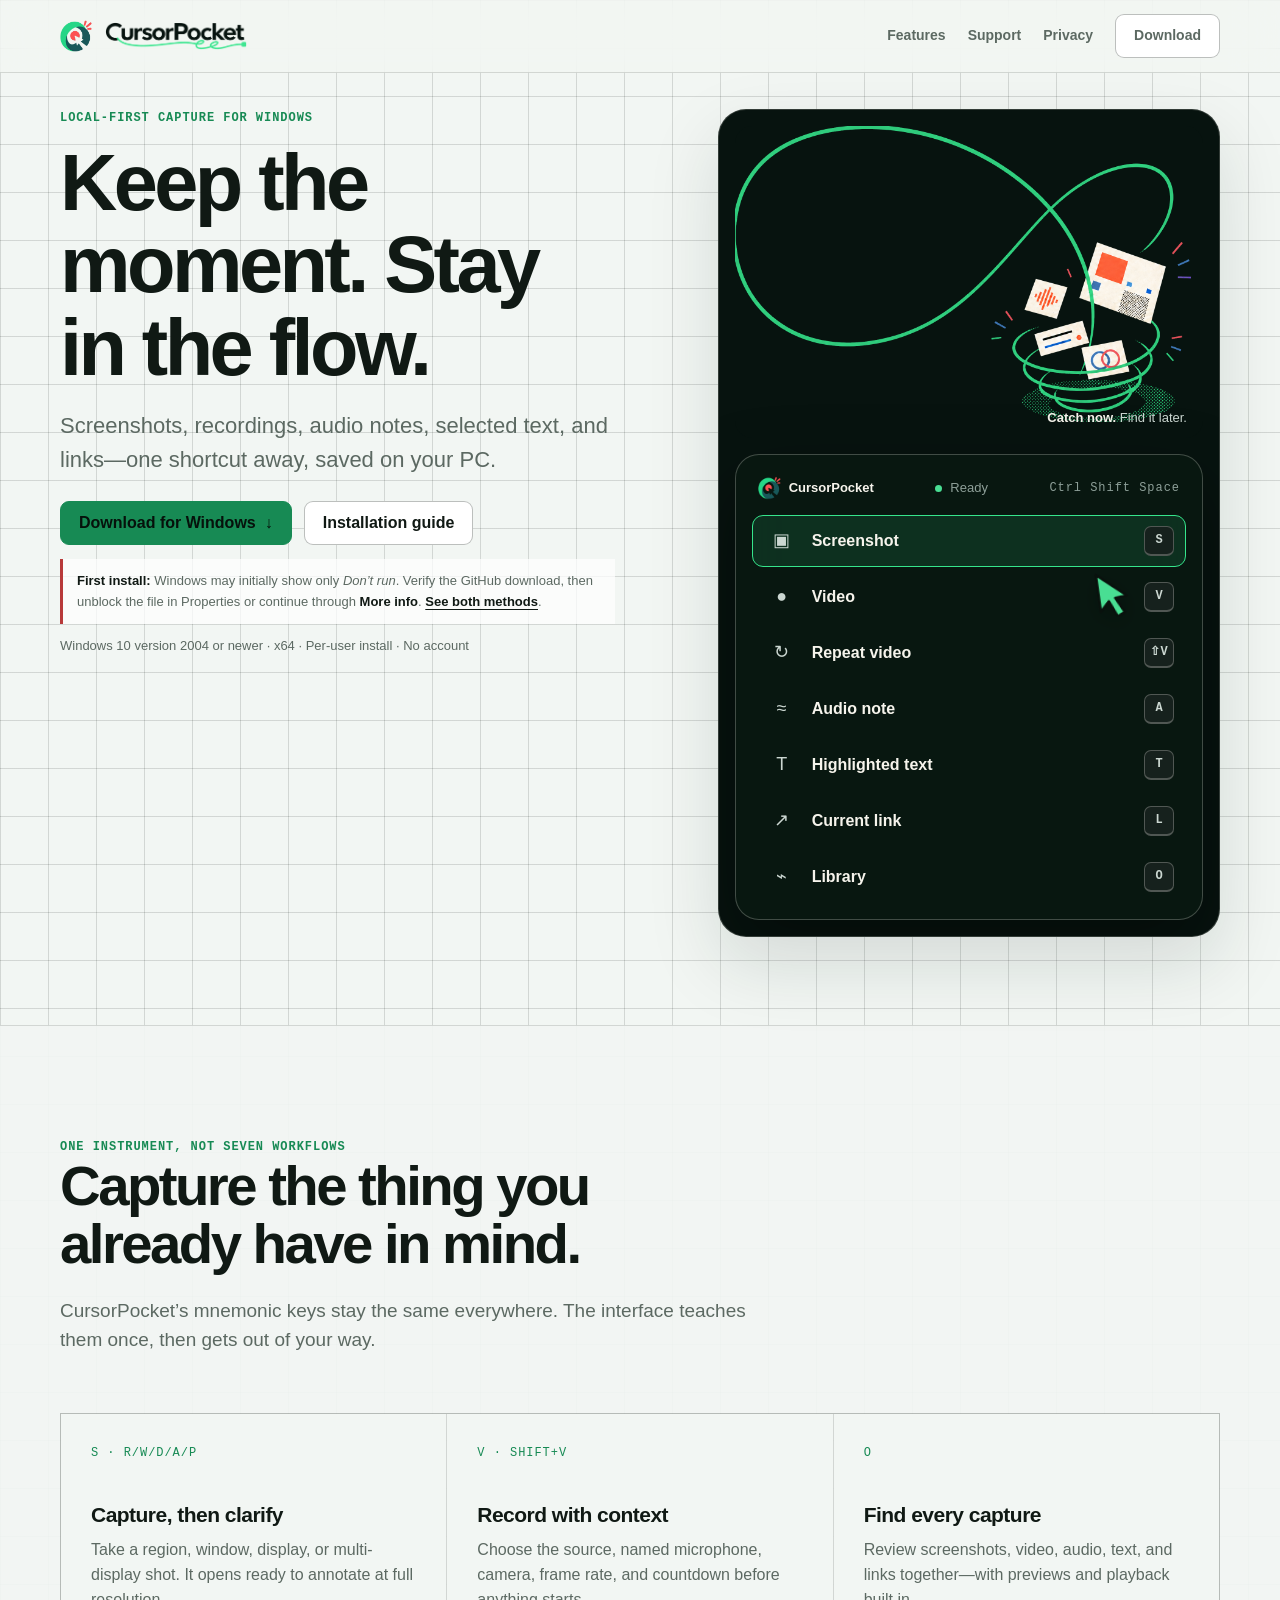
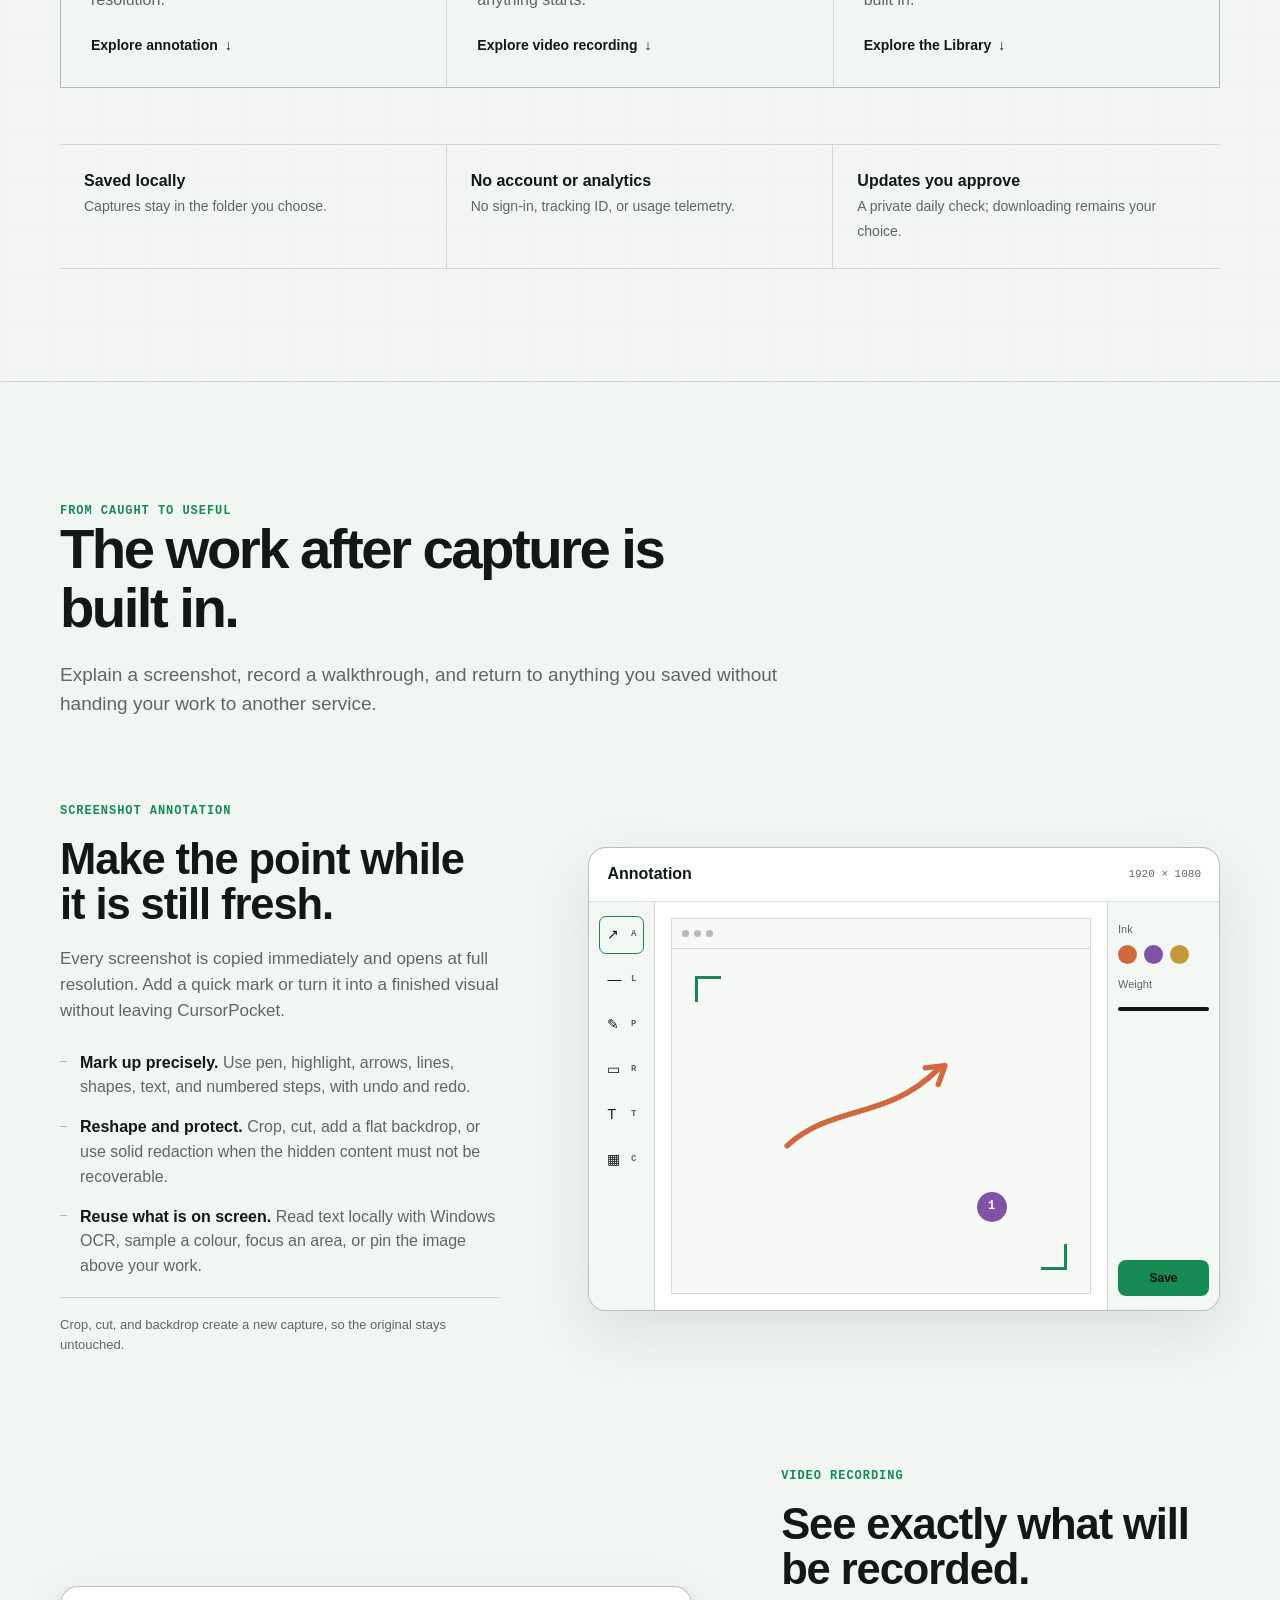
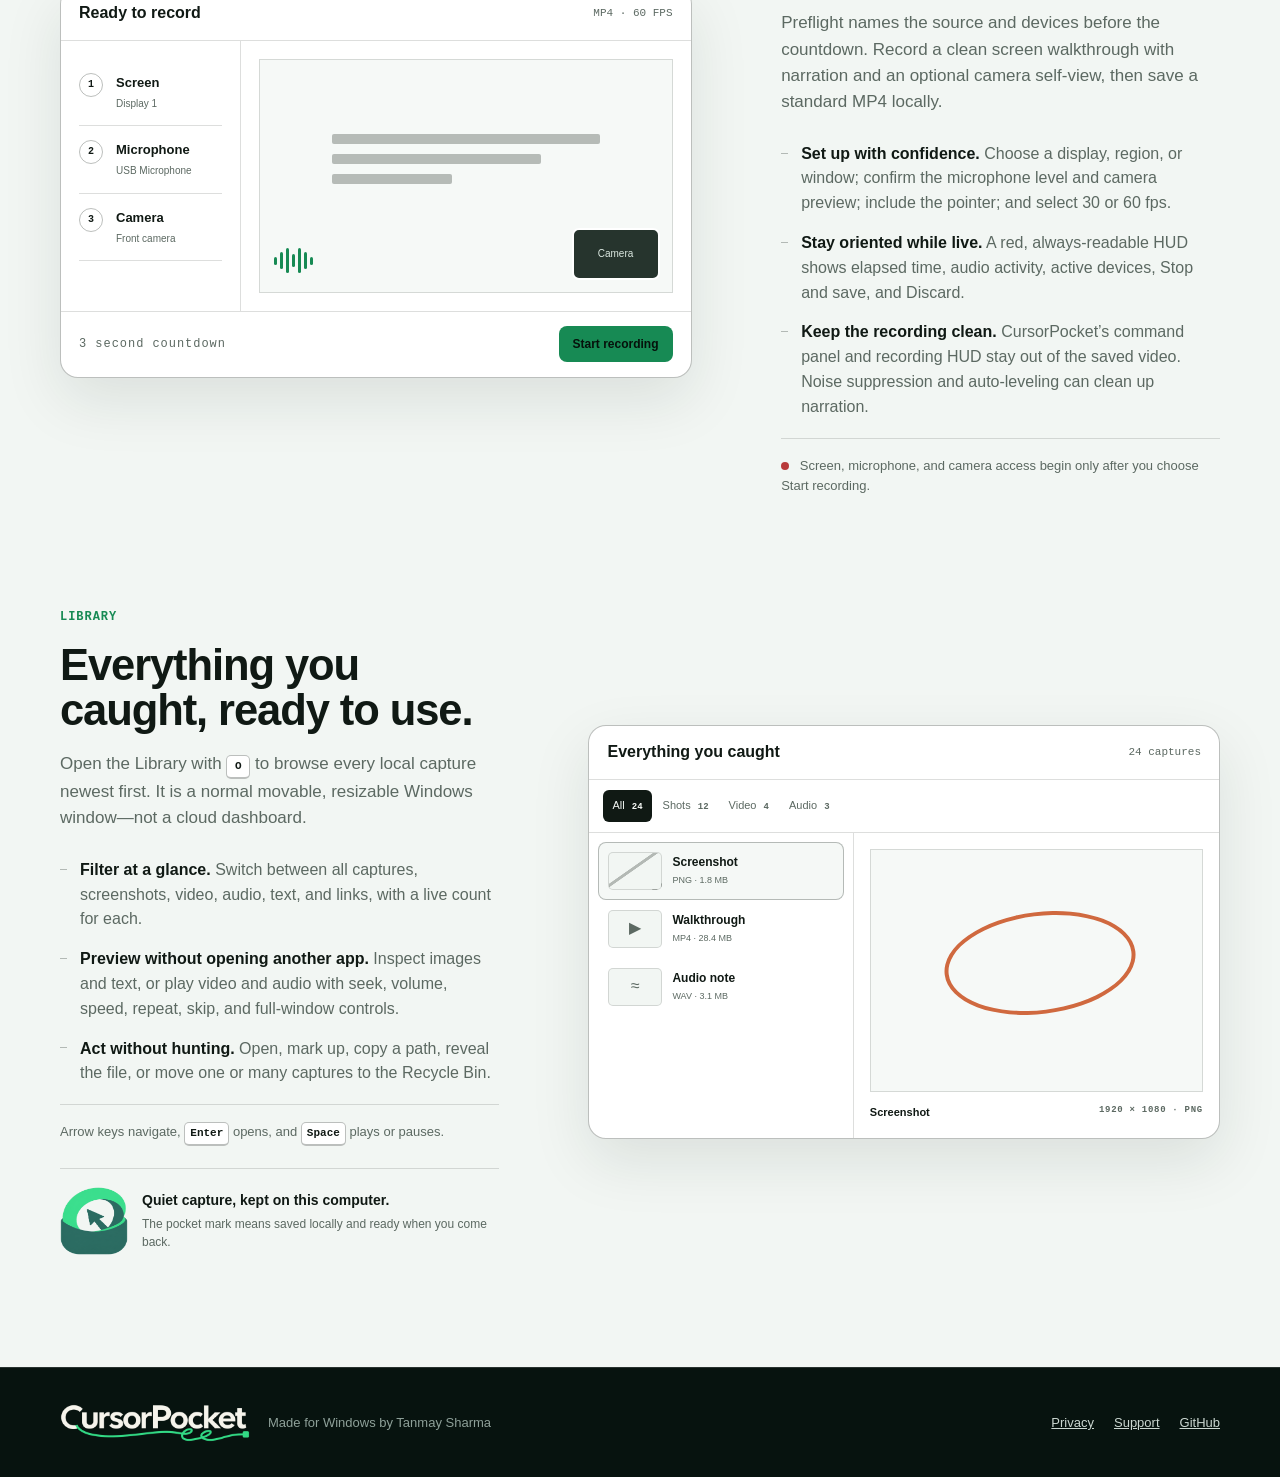
<file: site/index.html>
<!doctype html>
<html lang="en">
<head>
  <meta charset="utf-8">
  <meta name="viewport" content="width=device-width, initial-scale=1">
  <meta name="description" content="CursorPocket is a fast, local-first screenshot, video, audio, text, and link capture utility for Windows.">
  <meta name="theme-color" content="#0b1511">
  <title>CursorPocket — capture at cursor speed</title>
  <link rel="icon" href="assets/mark.png" type="image/png">
  <link rel="stylesheet" href="styles.css">
</head>
<body>
  <header class="site-header">
    <nav class="nav shell" aria-label="Main navigation">
      <a class="brand" href="index.html"><img class="brand-mark" src="assets/mark.png" alt=""><picture class="brand-wordmark"><source media="(prefers-color-scheme: dark)" srcset="assets/motion-wordmark.png"><img src="assets/motion-wordmark-light.png" alt="CursorPocket"></picture></a>
      <div class="nav-links">
        <a href="#capabilities">Features</a>
        <a href="support.html">Support</a>
        <a href="privacy.html">Privacy</a>
        <a class="button" href="https://github.com/tanmaysh17/cursorpocket/releases/latest/download/CursorPocket-Setup-x64.exe">Download</a>
      </div>
    </nav>
  </header>

  <main>
    <section class="hero shell">
      <div class="hero-copy">
        <div class="eyebrow">Local-first capture for Windows</div>
        <h1>Keep the moment. Stay in the flow.</h1>
        <p class="lede">Screenshots, recordings, audio notes, selected text, and links—one shortcut away, saved on your PC.</p>
        <div class="hero-actions">
          <a class="button primary" href="https://github.com/tanmaysh17/cursorpocket/releases/latest/download/CursorPocket-Setup-x64.exe">Download for Windows <span aria-hidden="true">↓</span></a>
          <a class="button" href="support.html#install">Installation guide</a>
        </div>
        <p class="download-warning"><strong>First install:</strong> Windows may initially show only <em>Don’t run</em>. Verify the GitHub download, then unblock the file in Properties or continue through <strong>More info</strong>. <a href="support.html#smartscreen">See both methods</a>.</p>
        <p class="requirements">Windows 10 version 2004 or newer · x64 · Per-user install · No account</p>
      </div>

      <div class="brand-field">
        <div class="catch-field-stage">
          <img class="catch-field-art" src="assets/catch-field.png" alt="" aria-hidden="true">
          <p class="brand-field-caption"><span>Catch now.</span> Find it later.</p>
        </div>
        <div class="command-field" aria-label="CursorPocket command mode preview">
          <div class="command-head"><span class="command-brand"><img src="assets/mark.png" alt=""><span>CursorPocket</span></span><span class="live">Ready</span><span class="mono">Ctrl Shift Space</span></div>
          <div class="command-list">
            <div class="command active"><span class="glyph" aria-hidden="true">▣</span><span class="label">Screenshot</span><span class="key">S</span></div>
            <div class="command"><span class="glyph" aria-hidden="true">●</span><span class="label">Video</span><span class="key">V</span></div>
            <div class="command"><span class="glyph" aria-hidden="true">↻</span><span class="label">Repeat video</span><span class="key">⇧V</span></div>
            <div class="command"><span class="glyph" aria-hidden="true">≈</span><span class="label">Audio note</span><span class="key">A</span></div>
            <div class="command"><span class="glyph" aria-hidden="true">T</span><span class="label">Highlighted text</span><span class="key">T</span></div>
            <div class="command"><span class="glyph" aria-hidden="true">↗</span><span class="label">Current link</span><span class="key">L</span></div>
            <div class="command"><span class="glyph" aria-hidden="true">⌁</span><span class="label">Library</span><span class="key">O</span></div>
          </div>
          <svg class="cursor" viewBox="0 0 40 54" aria-hidden="true"><path d="M3 2 36 31 22 32l9 18-9 4-8-19-11 11V2Z" fill="#49de93" stroke="#09110d" stroke-width="3" stroke-linejoin="round"/></svg>
        </div>
      </div>
    </section>

    <section class="section">
      <div class="shell">
        <div class="section-intro">
          <div class="eyebrow">One instrument, not seven workflows</div>
          <h2>Capture the thing you already have in mind.</h2>
          <p>CursorPocket’s mnemonic keys stay the same everywhere. The interface teaches them once, then gets out of your way.</p>
        </div>
        <div class="feature-grid">
          <article class="feature"><span class="mono">S · R/W/D/A/P</span><h3>Capture, then clarify</h3><p>Take a region, window, display, or multi-display shot. It opens ready to annotate at full resolution.</p><a class="text-link" href="#annotation">Explore annotation <span aria-hidden="true">↓</span></a></article>
          <article class="feature"><span class="mono">V · SHIFT+V</span><h3>Record with context</h3><p>Choose the source, named microphone, camera, frame rate, and countdown before anything starts.</p><a class="text-link" href="#video">Explore video recording <span aria-hidden="true">↓</span></a></article>
          <article class="feature"><span class="mono">O</span><h3>Find every capture</h3><p>Review screenshots, video, audio, text, and links together—with previews and playback built in.</p><a class="text-link" href="#library">Explore the Library <span aria-hidden="true">↓</span></a></article>
        </div>
        <div class="trust-line" aria-label="Privacy and installation summary">
          <div class="trust-item"><strong>Saved locally</strong><span>Captures stay in the folder you choose.</span></div>
          <div class="trust-item"><strong>No account or analytics</strong><span>No sign-in, tracking ID, or usage telemetry.</span></div>
          <div class="trust-item"><strong>Updates you approve</strong><span>A private daily check; downloading remains your choice.</span></div>
        </div>
      </div>
    </section>

    <section class="section capability-section" id="capabilities">
      <div class="shell">
        <div class="section-intro">
          <div class="eyebrow">From caught to useful</div>
          <h2>The work after capture is built in.</h2>
          <p>Explain a screenshot, record a walkthrough, and return to anything you saved without handing your work to another service.</p>
        </div>

        <div class="capability-list">
          <article class="capability" id="annotation">
            <div class="capability-copy">
              <span class="capability-label mono">Screenshot annotation</span>
              <h3>Make the point while it is still fresh.</h3>
              <p>Every screenshot is copied immediately and opens at full resolution. Add a quick mark or turn it into a finished visual without leaving CursorPocket.</p>
              <ul class="capability-points">
                <li><strong>Mark up precisely.</strong> Use pen, highlight, arrows, lines, shapes, text, and numbered steps, with undo and redo.</li>
                <li><strong>Reshape and protect.</strong> Crop, cut, add a flat backdrop, or use solid redaction when the hidden content must not be recoverable.</li>
                <li><strong>Reuse what is on screen.</strong> Read text locally with Windows OCR, sample a colour, focus an area, or pin the image above your work.</li>
              </ul>
              <p class="capability-note">Crop, cut, and backdrop create a new capture, so the original stays untouched.</p>
            </div>
            <div class="product-frame annotation-frame" role="img" aria-label="Illustration of the CursorPocket annotation editor with visible tools, crop handles, and save controls">
              <div class="frame-title"><span>Annotation</span><span class="frame-status">1920 × 1080</span></div>
              <div class="annotation-layout">
                <div class="tool-rail" aria-hidden="true"><span class="selected">↗ <b>A</b></span><span>— <b>L</b></span><span>✎ <b>P</b></span><span>▭ <b>R</b></span><span>T <b>T</b></span><span>▦ <b>C</b></span></div>
                <div class="annotation-canvas" aria-hidden="true"><div class="capture-window"><span></span><span></span><span></span></div><div class="crop-corner crop-a"></div><div class="crop-corner crop-b"></div><svg viewBox="0 0 320 190"><path d="M74 132 C116 94 165 109 212 62"/><path d="M200 61 L218 59 L212 76"/></svg><span class="step-marker">1</span></div>
                <div class="property-rail" aria-hidden="true"><span class="property-label">Ink</span><div class="swatches"><i></i><i></i><i></i></div><span class="property-label">Weight</span><div class="weight-line"></div><span class="mock-primary">Save</span></div>
              </div>
            </div>
          </article>

          <article class="capability reverse" id="video">
            <div class="capability-copy">
              <span class="capability-label mono">Video recording</span>
              <h3>See exactly what will be recorded.</h3>
              <p>Preflight names the source and devices before the countdown. Record a clean screen walkthrough with narration and an optional camera self-view, then save a standard MP4 locally.</p>
              <ul class="capability-points">
                <li><strong>Set up with confidence.</strong> Choose a display, region, or window; confirm the microphone level and camera preview; include the pointer; and select 30 or 60 fps.</li>
                <li><strong>Stay oriented while live.</strong> A red, always-readable HUD shows elapsed time, audio activity, active devices, Stop and save, and Discard.</li>
                <li><strong>Keep the recording clean.</strong> CursorPocket’s command panel and recording HUD stay out of the saved video. Noise suppression and auto-leveling can clean up narration.</li>
              </ul>
              <p class="capability-note"><span class="recording-dot" aria-hidden="true"></span> Screen, microphone, and camera access begin only after you choose Start recording.</p>
            </div>
            <div class="product-frame recording-frame" role="img" aria-label="Illustration of video recording preflight with screen, microphone, camera, and recording controls">
              <div class="frame-title"><span>Ready to record</span><span class="frame-status">MP4 · 60 FPS</span></div>
              <div class="recording-layout">
                <div class="decision-list" aria-hidden="true"><div><b>1</b><span>Screen<small>Display 1</small></span></div><div><b>2</b><span>Microphone<small>USB Microphone</small></span></div><div><b>3</b><span>Camera<small>Front camera</small></span></div></div>
                <div class="record-preview" aria-hidden="true"><div class="preview-window"><span></span><span></span><span></span></div><div class="self-view">Camera</div><div class="audio-meter"><i></i><i></i><i></i><i></i><i></i><i></i><i></i></div></div>
              </div>
              <div class="record-footer"><span class="mono">3 second countdown</span><span class="start-recording">Start recording</span></div>
            </div>
          </article>

          <article class="capability" id="library">
            <div class="capability-copy">
              <span class="capability-label mono">Library</span>
              <h3>Everything you caught, ready to use.</h3>
              <p>Open the Library with <span class="inline-key">O</span> to browse every local capture newest first. It is a normal movable, resizable Windows window—not a cloud dashboard.</p>
              <ul class="capability-points">
                <li><strong>Filter at a glance.</strong> Switch between all captures, screenshots, video, audio, text, and links, with a live count for each.</li>
                <li><strong>Preview without opening another app.</strong> Inspect images and text, or play video and audio with seek, volume, speed, repeat, skip, and full-window controls.</li>
                <li><strong>Act without hunting.</strong> Open, mark up, copy a path, reveal the file, or move one or many captures to the Recycle Bin.</li>
              </ul>
              <p class="capability-note">Arrow keys navigate, <span class="inline-key">Enter</span> opens, and <span class="inline-key">Space</span> plays or pauses.</p>
              <div class="pocket-promise"><img src="assets/pocket-mark.png" alt=""><p><strong>Quiet capture, kept on this computer.</strong><span>The pocket mark means saved locally and ready when you come back.</span></p></div>
            </div>
            <div class="product-frame library-frame" role="img" aria-label="Illustration of the CursorPocket Library with capture filters, item list, and media preview">
              <div class="frame-title"><span>Everything you caught</span><span class="frame-status">24 captures</span></div>
              <div class="filter-strip" aria-hidden="true"><span class="selected">All <b>24</b></span><span>Shots <b>12</b></span><span>Video <b>4</b></span><span>Audio <b>3</b></span></div>
              <div class="library-layout" aria-hidden="true">
                <div class="capture-list"><div class="selected"><i class="shot-thumb"></i><span>Screenshot<small>PNG · 1.8 MB</small></span></div><div><i class="video-thumb">▶</i><span>Walkthrough<small>MP4 · 28.4 MB</small></span></div><div><i class="wave-thumb">≈</i><span>Audio note<small>WAV · 3.1 MB</small></span></div></div>
                <div class="library-preview"><div class="preview-art"><div class="preview-callout"></div></div><div class="preview-meta"><span>Screenshot</span><span class="mono">1920 × 1080 · PNG</span></div></div>
              </div>
            </div>
          </article>
        </div>
      </div>
    </section>
  </main>

  <footer class="site-footer">
    <div class="footer-inner shell"><div class="footer-signature"><img src="assets/motion-wordmark.png" alt="CursorPocket"><span>Made for Windows by Tanmay Sharma</span></div><div class="footer-links"><a href="privacy.html">Privacy</a><a href="support.html">Support</a><a href="https://github.com/tanmaysh17/cursorpocket">GitHub</a></div></div>
  </footer>
</body>
</html>
</file>
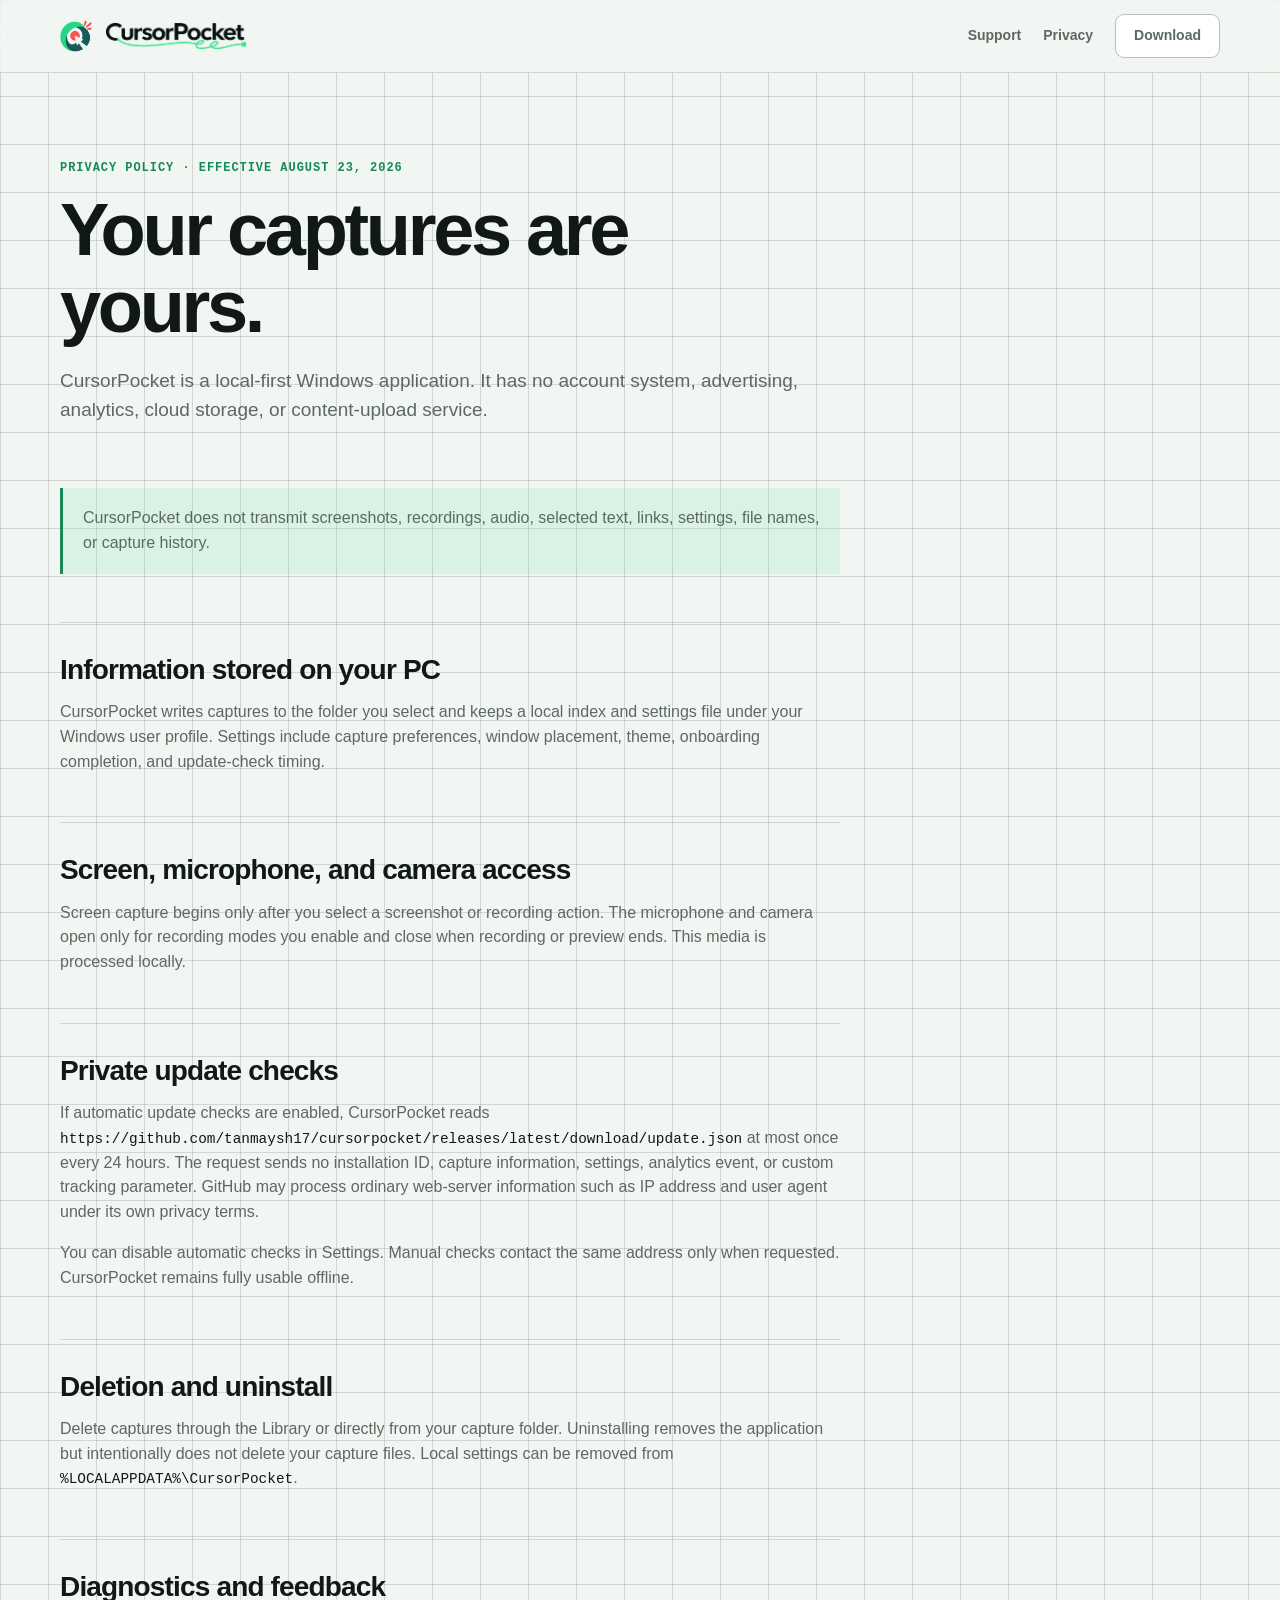
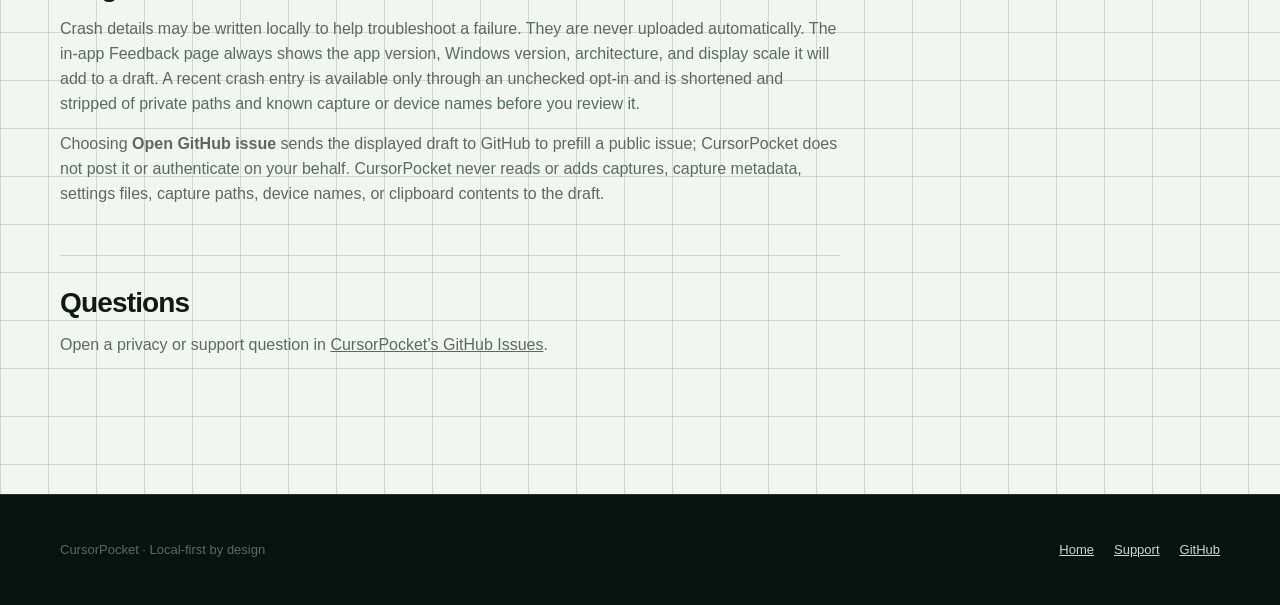
<file: site/privacy.html>
<!doctype html>
<html lang="en">
<head>
  <meta charset="utf-8"><meta name="viewport" content="width=device-width, initial-scale=1">
  <meta name="description" content="CursorPocket privacy policy."><title>Privacy — CursorPocket</title>
  <link rel="icon" href="assets/mark.png" type="image/png"><link rel="stylesheet" href="styles.css">
</head>
<body>
  <header class="site-header"><nav class="nav shell" aria-label="Main navigation"><a class="brand" href="index.html"><img class="brand-mark" src="assets/mark.png" alt=""><picture class="brand-wordmark"><source media="(prefers-color-scheme: dark)" srcset="assets/motion-wordmark.png"><img src="assets/motion-wordmark-light.png" alt="CursorPocket"></picture></a><div class="nav-links"><a href="support.html">Support</a><a href="privacy.html" aria-current="page">Privacy</a><a class="button" href="https://github.com/tanmaysh17/cursorpocket/releases/latest/download/CursorPocket-Setup-x64.exe">Download</a></div></nav></header>
  <main class="page shell">
    <header class="page-header"><div class="eyebrow">Privacy policy · effective August 23, 2026</div><h1>Your captures are yours.</h1><p>CursorPocket is a local-first Windows application. It has no account system, advertising, analytics, cloud storage, or content-upload service.</p></header>
    <div class="prose">
      <p class="notice">CursorPocket does not transmit screenshots, recordings, audio, selected text, links, settings, file names, or capture history.</p>
      <section><h2>Information stored on your PC</h2><p>CursorPocket writes captures to the folder you select and keeps a local index and settings file under your Windows user profile. Settings include capture preferences, window placement, theme, onboarding completion, and update-check timing.</p></section>
      <section><h2>Screen, microphone, and camera access</h2><p>Screen capture begins only after you select a screenshot or recording action. The microphone and camera open only for recording modes you enable and close when recording or preview ends. This media is processed locally.</p></section>
      <section><h2>Private update checks</h2><p>If automatic update checks are enabled, CursorPocket reads <code>https://github.com/tanmaysh17/cursorpocket/releases/latest/download/update.json</code> at most once every 24 hours. The request sends no installation ID, capture information, settings, analytics event, or custom tracking parameter. GitHub may process ordinary web-server information such as IP address and user agent under its own privacy terms.</p><p>You can disable automatic checks in Settings. Manual checks contact the same address only when requested. CursorPocket remains fully usable offline.</p></section>
      <section><h2>Deletion and uninstall</h2><p>Delete captures through the Library or directly from your capture folder. Uninstalling removes the application but intentionally does not delete your capture files. Local settings can be removed from <code>%LOCALAPPDATA%\CursorPocket</code>.</p></section>
      <section><h2>Diagnostics and feedback</h2><p>Crash details may be written locally to help troubleshoot a failure. They are never uploaded automatically. The in-app Feedback page always shows the app version, Windows version, architecture, and display scale it will add to a draft. A recent crash entry is available only through an unchecked opt-in and is shortened and stripped of private paths and known capture or device names before you review it.</p><p>Choosing <strong>Open GitHub issue</strong> sends the displayed draft to GitHub to prefill a public issue; CursorPocket does not post it or authenticate on your behalf. CursorPocket never reads or adds captures, capture metadata, settings files, capture paths, device names, or clipboard contents to the draft.</p></section>
      <section><h2>Questions</h2><p>Open a privacy or support question in <a href="https://github.com/tanmaysh17/cursorpocket/issues">CursorPocket’s GitHub Issues</a>.</p></section>
    </div>
  </main>
  <footer class="site-footer"><div class="footer-inner shell"><span>CursorPocket · Local-first by design</span><div class="footer-links"><a href="index.html">Home</a><a href="support.html">Support</a><a href="https://github.com/tanmaysh17/cursorpocket">GitHub</a></div></div></footer>
</body>
</html>
</file>
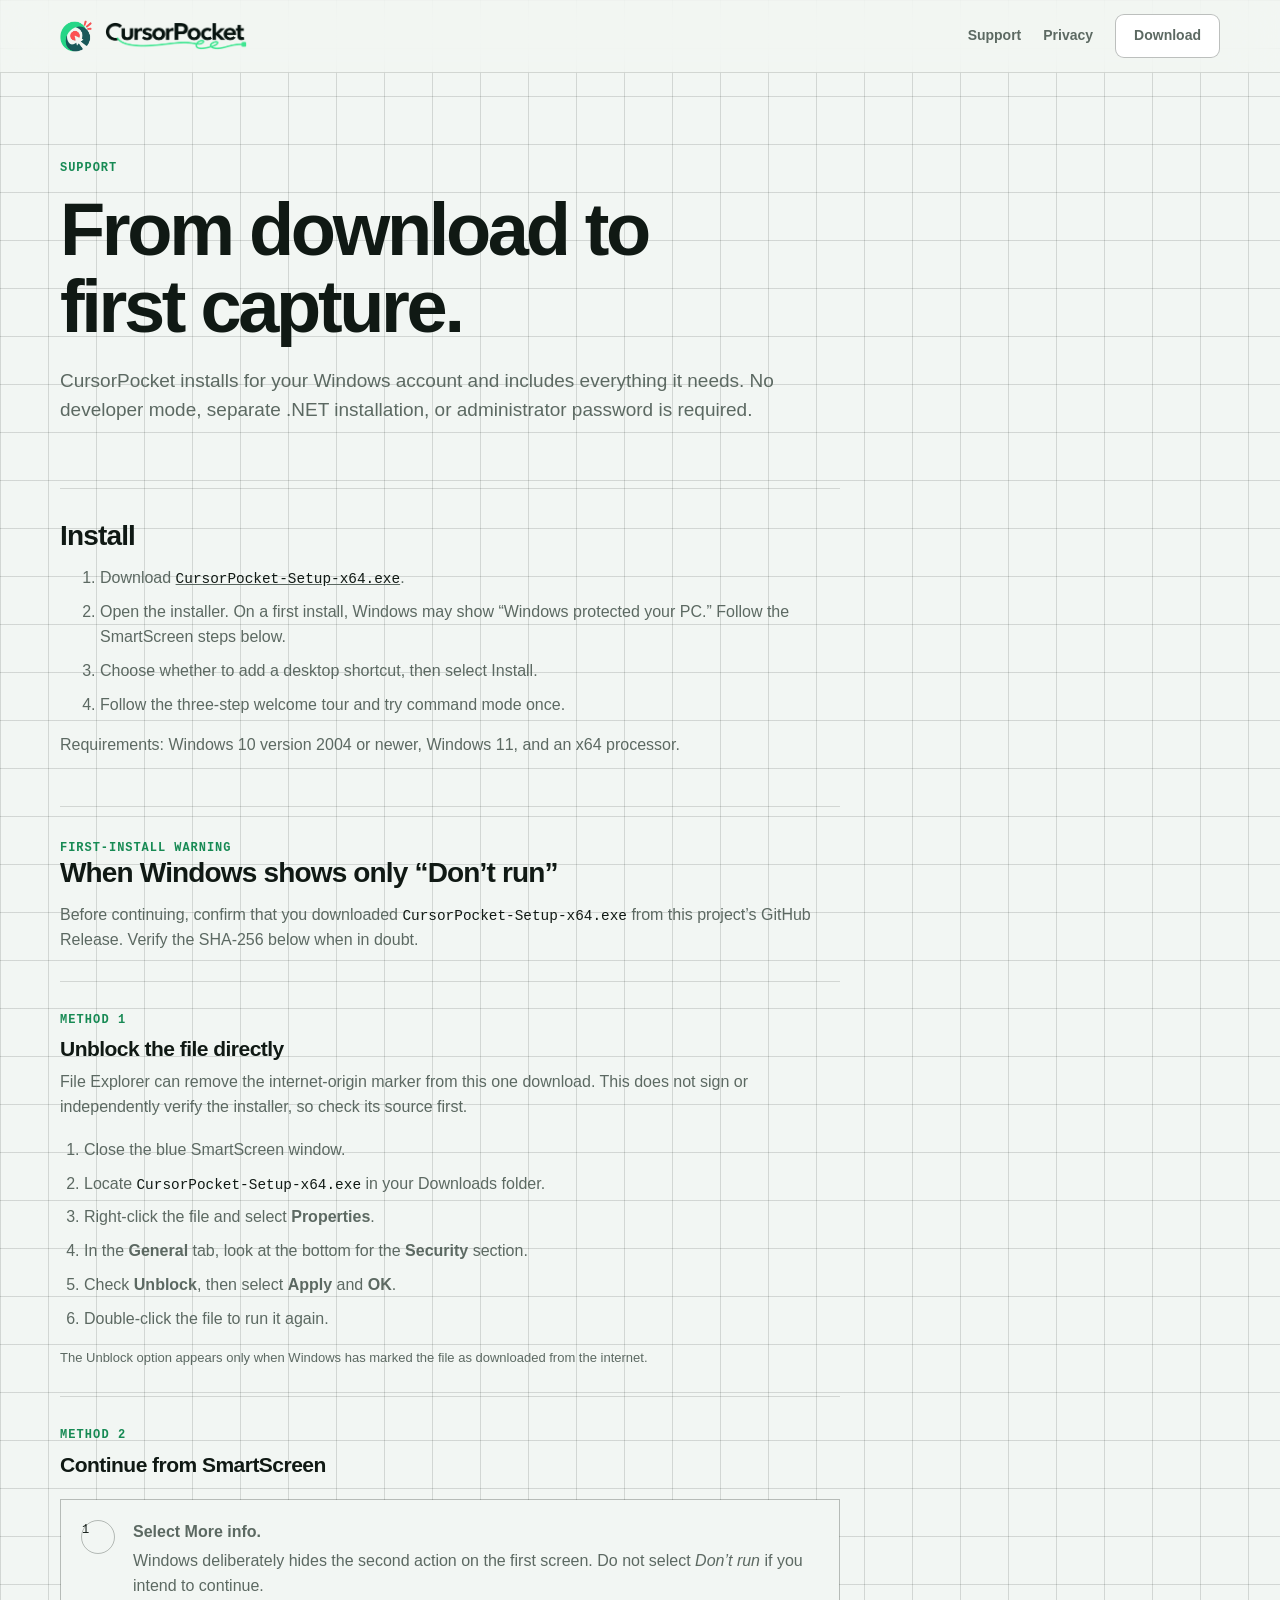
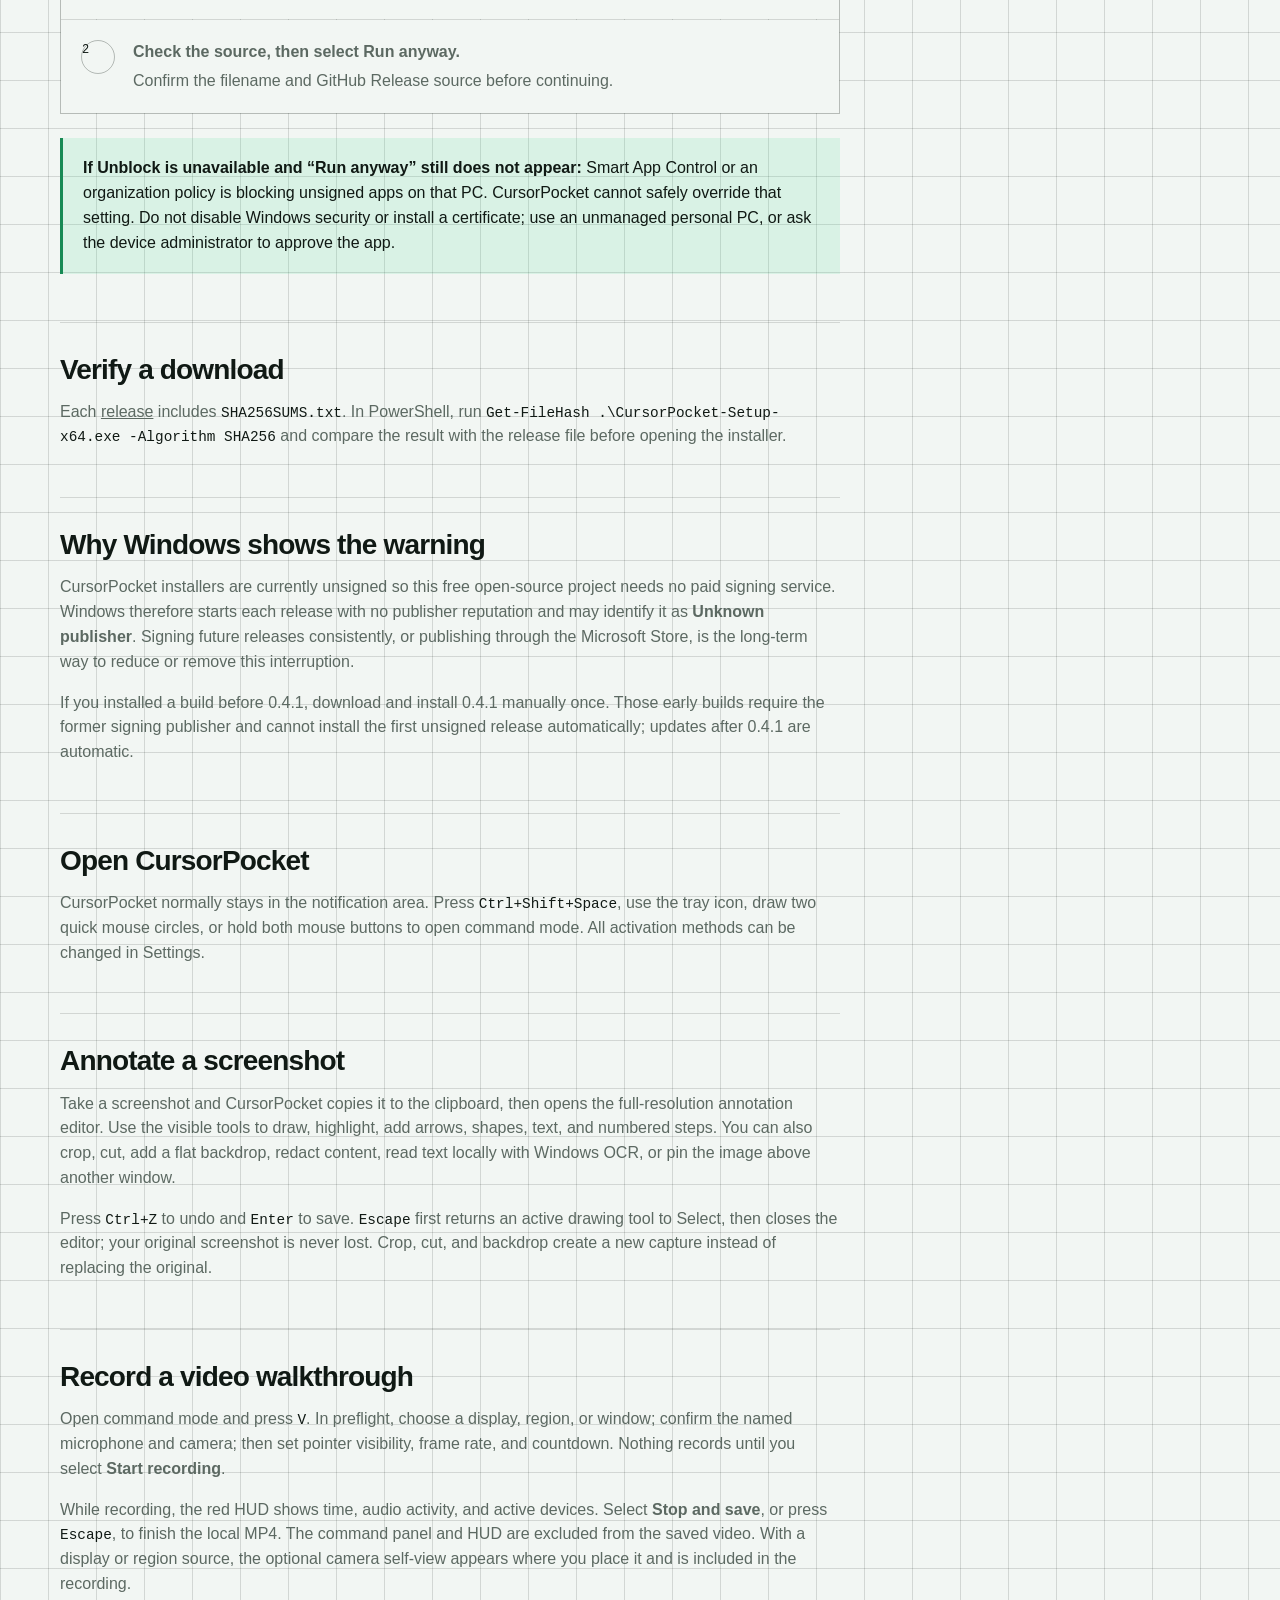
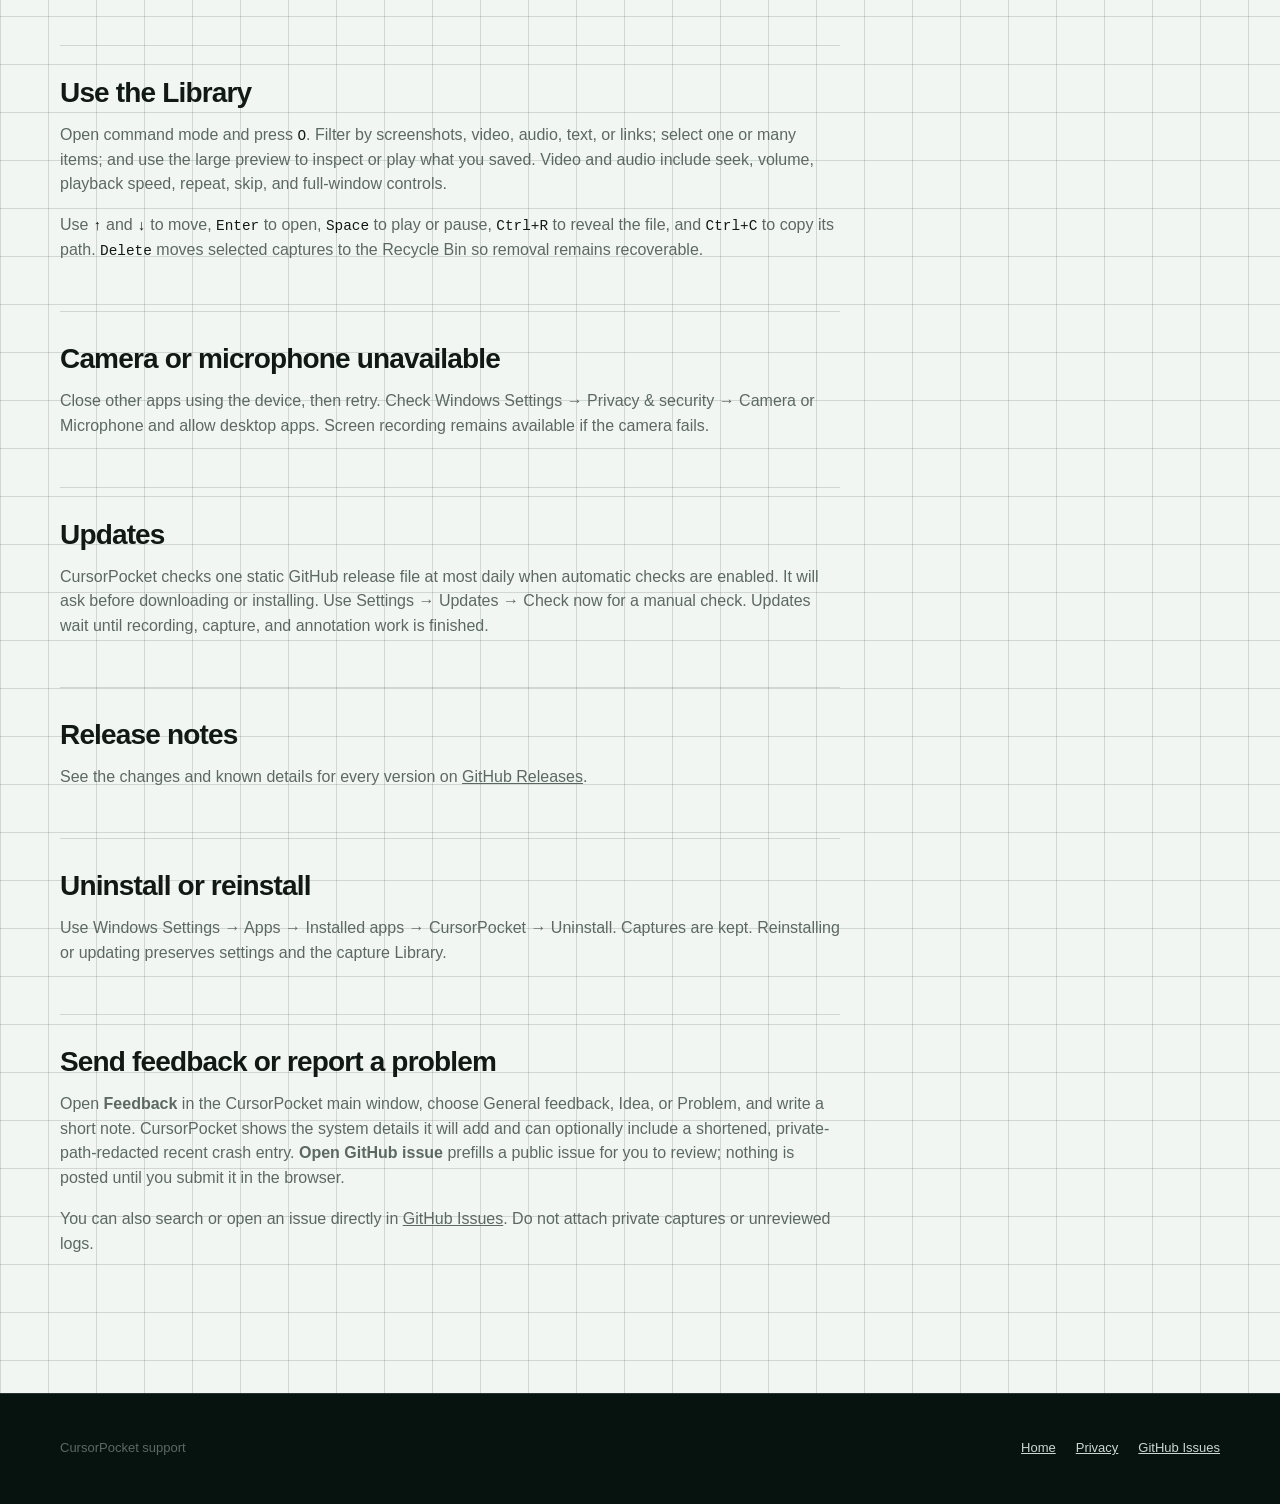
<file: site/support.html>
<!doctype html>
<html lang="en">
<head>
  <meta charset="utf-8"><meta name="viewport" content="width=device-width, initial-scale=1">
  <meta name="description" content="Install and troubleshoot CursorPocket for Windows."><title>Support — CursorPocket</title>
  <link rel="icon" href="assets/mark.png" type="image/png"><link rel="stylesheet" href="styles.css">
</head>
<body>
  <header class="site-header"><nav class="nav shell" aria-label="Main navigation"><a class="brand" href="index.html"><img class="brand-mark" src="assets/mark.png" alt=""><picture class="brand-wordmark"><source media="(prefers-color-scheme: dark)" srcset="assets/motion-wordmark.png"><img src="assets/motion-wordmark-light.png" alt="CursorPocket"></picture></a><div class="nav-links"><a href="support.html" aria-current="page">Support</a><a href="privacy.html">Privacy</a><a class="button" href="https://github.com/tanmaysh17/cursorpocket/releases/latest/download/CursorPocket-Setup-x64.exe">Download</a></div></nav></header>
  <main class="page shell">
    <header class="page-header"><div class="eyebrow">Support</div><h1>From download to first capture.</h1><p>CursorPocket installs for your Windows account and includes everything it needs. No developer mode, separate .NET installation, or administrator password is required.</p></header>
    <div class="prose">
      <section id="install"><h2>Install</h2><ol><li>Download <a href="https://github.com/tanmaysh17/cursorpocket/releases/latest/download/CursorPocket-Setup-x64.exe"><code>CursorPocket-Setup-x64.exe</code></a>.</li><li>Open the installer. On a first install, Windows may show “Windows protected your PC.” Follow the SmartScreen steps below.</li><li>Choose whether to add a desktop shortcut, then select Install.</li><li>Follow the three-step welcome tour and try command mode once.</li></ol><p>Requirements: Windows 10 version 2004 or newer, Windows 11, and an x64 processor.</p></section>
      <section id="smartscreen"><div class="eyebrow">First-install warning</div><h2>When Windows shows only “Don’t run”</h2><p>Before continuing, confirm that you downloaded <code>CursorPocket-Setup-x64.exe</code> from this project’s GitHub Release. Verify the SHA-256 below when in doubt.</p><div class="install-method"><span class="method-label mono">Method 1</span><h3>Unblock the file directly</h3><p>File Explorer can remove the internet-origin marker from this one download. This does not sign or independently verify the installer, so check its source first.</p><ol><li>Close the blue SmartScreen window.</li><li>Locate <code>CursorPocket-Setup-x64.exe</code> in your Downloads folder.</li><li>Right-click the file and select <strong>Properties</strong>.</li><li>In the <strong>General</strong> tab, look at the bottom for the <strong>Security</strong> section.</li><li>Check <strong>Unblock</strong>, then select <strong>Apply</strong> and <strong>OK</strong>.</li><li>Double-click the file to run it again.</li></ol><p class="method-note">The Unblock option appears only when Windows has marked the file as downloaded from the internet.</p></div><div class="install-method"><span class="method-label mono">Method 2</span><h3>Continue from SmartScreen</h3><div class="install-path"><div><span class="install-step mono">1</span><p><strong>Select More info.</strong><span>Windows deliberately hides the second action on the first screen. Do not select <em>Don’t run</em> if you intend to continue.</span></p></div><div><span class="install-step mono">2</span><p><strong>Check the source, then select Run anyway.</strong><span>Confirm the filename and GitHub Release source before continuing.</span></p></div></div></div><div class="notice"><strong>If Unblock is unavailable and “Run anyway” still does not appear:</strong> Smart App Control or an organization policy is blocking unsigned apps on that PC. CursorPocket cannot safely override that setting. Do not disable Windows security or install a certificate; use an unmanaged personal PC, or ask the device administrator to approve the app.</div></section>
      <section><h2>Verify a download</h2><p>Each <a href="https://github.com/tanmaysh17/cursorpocket/releases">release</a> includes <code>SHA256SUMS.txt</code>. In PowerShell, run <code>Get-FileHash .\CursorPocket-Setup-x64.exe -Algorithm SHA256</code> and compare the result with the release file before opening the installer.</p></section>
      <section><h2>Why Windows shows the warning</h2><p>CursorPocket installers are currently unsigned so this free open-source project needs no paid signing service. Windows therefore starts each release with no publisher reputation and may identify it as <strong>Unknown publisher</strong>. Signing future releases consistently, or publishing through the Microsoft Store, is the long-term way to reduce or remove this interruption.</p><p>If you installed a build before 0.4.1, download and install 0.4.1 manually once. Those early builds require the former signing publisher and cannot install the first unsigned release automatically; updates after 0.4.1 are automatic.</p></section>
      <section><h2>Open CursorPocket</h2><p>CursorPocket normally stays in the notification area. Press <code>Ctrl+Shift+Space</code>, use the tray icon, draw two quick mouse circles, or hold both mouse buttons to open command mode. All activation methods can be changed in Settings.</p></section>
      <section><h2>Annotate a screenshot</h2><p>Take a screenshot and CursorPocket copies it to the clipboard, then opens the full-resolution annotation editor. Use the visible tools to draw, highlight, add arrows, shapes, text, and numbered steps. You can also crop, cut, add a flat backdrop, redact content, read text locally with Windows OCR, or pin the image above another window.</p><p>Press <code>Ctrl+Z</code> to undo and <code>Enter</code> to save. <code>Escape</code> first returns an active drawing tool to Select, then closes the editor; your original screenshot is never lost. Crop, cut, and backdrop create a new capture instead of replacing the original.</p></section>
      <section><h2>Record a video walkthrough</h2><p>Open command mode and press <code>V</code>. In preflight, choose a display, region, or window; confirm the named microphone and camera; then set pointer visibility, frame rate, and countdown. Nothing records until you select <strong>Start recording</strong>.</p><p>While recording, the red HUD shows time, audio activity, and active devices. Select <strong>Stop and save</strong>, or press <code>Escape</code>, to finish the local MP4. The command panel and HUD are excluded from the saved video. With a display or region source, the optional camera self-view appears where you place it and is included in the recording.</p></section>
      <section><h2>Use the Library</h2><p>Open command mode and press <code>O</code>. Filter by screenshots, video, audio, text, or links; select one or many items; and use the large preview to inspect or play what you saved. Video and audio include seek, volume, playback speed, repeat, skip, and full-window controls.</p><p>Use <code>↑</code> and <code>↓</code> to move, <code>Enter</code> to open, <code>Space</code> to play or pause, <code>Ctrl+R</code> to reveal the file, and <code>Ctrl+C</code> to copy its path. <code>Delete</code> moves selected captures to the Recycle Bin so removal remains recoverable.</p></section>
      <section><h2>Camera or microphone unavailable</h2><p>Close other apps using the device, then retry. Check Windows Settings → Privacy &amp; security → Camera or Microphone and allow desktop apps. Screen recording remains available if the camera fails.</p></section>
      <section><h2>Updates</h2><p>CursorPocket checks one static GitHub release file at most daily when automatic checks are enabled. It will ask before downloading or installing. Use Settings → Updates → Check now for a manual check. Updates wait until recording, capture, and annotation work is finished.</p></section>
      <section><h2>Release notes</h2><p>See the changes and known details for every version on <a href="https://github.com/tanmaysh17/cursorpocket/releases">GitHub Releases</a>.</p></section>
      <section><h2>Uninstall or reinstall</h2><p>Use Windows Settings → Apps → Installed apps → CursorPocket → Uninstall. Captures are kept. Reinstalling or updating preserves settings and the capture Library.</p></section>
      <section><h2>Send feedback or report a problem</h2><p>Open <strong>Feedback</strong> in the CursorPocket main window, choose General feedback, Idea, or Problem, and write a short note. CursorPocket shows the system details it will add and can optionally include a shortened, private-path-redacted recent crash entry. <strong>Open GitHub issue</strong> prefills a public issue for you to review; nothing is posted until you submit it in the browser.</p><p>You can also search or open an issue directly in <a href="https://github.com/tanmaysh17/cursorpocket/issues">GitHub Issues</a>. Do not attach private captures or unreviewed logs.</p></section>
    </div>
  </main>
  <footer class="site-footer"><div class="footer-inner shell"><span>CursorPocket support</span><div class="footer-links"><a href="index.html">Home</a><a href="privacy.html">Privacy</a><a href="https://github.com/tanmaysh17/cursorpocket/issues">GitHub Issues</a></div></div></footer>
</body>
</html>
</file>
<file: site/styles.css>
:root {
  color-scheme: light dark;
  --canvas: #f2f6f3;
  --surface: rgba(255, 255, 255, 0.72);
  --raised: #ffffff;
  --ink: #101914;
  --muted: #5c6962;
  --line: rgba(16, 25, 20, 0.14);
  --line-strong: rgba(16, 25, 20, 0.28);
  --green: #178a54;
  --green-live: #49de93;
  --green-soft: rgba(73, 222, 147, 0.15);
  --red: #b83a3a;
  --shadow: 0 28px 72px rgba(18, 40, 28, 0.13);
  --radius: 18px;
}

@media (prefers-color-scheme: dark) {
  :root {
    --canvas: #08100c;
    --surface: rgba(15, 27, 21, 0.76);
    --raised: #122019;
    --ink: #eef8f2;
    --muted: #9caca3;
    --line: rgba(225, 246, 234, 0.12);
    --line-strong: rgba(225, 246, 234, 0.25);
    --green: #49de93;
    --green-soft: rgba(73, 222, 147, 0.12);
    --red: #ff6c6c;
    --shadow: 0 32px 80px rgba(0, 0, 0, 0.38);
  }
}

* { box-sizing: border-box; }

html {
  scroll-behavior: smooth;
  background: var(--canvas);
}

body {
  margin: 0;
  min-width: 320px;
  color: var(--ink);
  background:
    linear-gradient(var(--line) 1px, transparent 1px),
    linear-gradient(90deg, var(--line) 1px, transparent 1px),
    var(--canvas);
  background-size: 48px 48px;
  font-family: "Segoe UI Variable Text", "Segoe UI", sans-serif;
  font-size: 16px;
  line-height: 1.55;
}

a { color: inherit; }

a:focus-visible,
button:focus-visible {
  outline: 3px solid var(--green-live);
  outline-offset: 3px;
}

.shell {
  width: min(1160px, calc(100% - 40px));
  margin: 0 auto;
}

.site-header {
  position: sticky;
  z-index: 10;
  top: 0;
  border-bottom: 1px solid var(--line);
  background: color-mix(in srgb, var(--canvas) 78%, transparent);
  backdrop-filter: blur(22px) saturate(1.15);
}

.nav {
  min-height: 72px;
  display: flex;
  align-items: center;
  justify-content: space-between;
  gap: 24px;
}

.brand {
  display: inline-flex;
  align-items: center;
  gap: 11px;
  color: var(--ink);
  text-decoration: none;
}

.brand-mark { width: 34px; height: 34px; flex: 0 0 auto; }
.brand-wordmark { display: block; width: 142px; }
.brand-wordmark img { display: block; width: 100%; height: auto; }

.nav-links { display: flex; align-items: center; gap: 22px; }
.nav-links a { color: var(--muted); text-decoration: none; font-size: 14px; font-weight: 580; }
.nav-links a:hover { color: var(--ink); }

.button {
  min-height: 44px;
  display: inline-flex;
  align-items: center;
  justify-content: center;
  gap: 9px;
  padding: 0 18px;
  border: 1px solid var(--line-strong);
  border-radius: 9px;
  background: var(--raised);
  color: var(--ink);
  text-decoration: none;
  font-weight: 650;
}

.button.primary {
  border-color: var(--green);
  background: var(--green);
  color: #06110b;
}

@media (prefers-color-scheme: dark) {
  .button.primary { color: #06110b; }
}

.button:hover { transform: translateY(-1px); }

.hero {
  min-height: calc(100vh - 72px);
  display: grid;
  grid-template-columns: minmax(0, 1.05fr) minmax(360px, 0.95fr);
  align-items: start;
  gap: clamp(48px, 8vw, 108px);
  padding: 36px 0 88px;
}

.hero-copy { position: relative; z-index: 2; }

.brand-field {
  position: relative;
  overflow: hidden;
  display: grid;
  gap: 16px;
  padding: 16px;
  border: 1px solid rgba(246, 244, 236, 0.18);
  border-radius: 28px;
  background: #07130f;
  box-shadow: var(--shadow);
  isolation: isolate;
}

.catch-field-stage {
  position: relative;
  overflow: hidden;
  aspect-ratio: 3 / 2;
  border-radius: 17px;
  background: #07130f;
}

.catch-field-art {
  display: block;
  width: 100%;
  height: 100%;
  object-fit: contain;
}

.brand-field-caption {
  position: absolute;
  right: 16px;
  bottom: 10px;
  margin: 0;
  color: #cbd7d1;
  font-size: 13px;
}

.brand-field-caption span { color: #f6f4ec; font-weight: 680; }

.eyebrow,
.mono {
  font-family: "Cascadia Mono", "SFMono-Regular", Consolas, monospace;
  font-size: 12px;
  letter-spacing: 0.08em;
}

.eyebrow { color: var(--green); text-transform: uppercase; font-weight: 700; }

h1,
h2,
h3 {
  margin: 0;
  font-family: "Segoe UI Variable Display", "Segoe UI", sans-serif;
  line-height: 1.04;
  letter-spacing: -0.045em;
}

h1 { max-width: 720px; margin-top: 14px; font-size: clamp(54px, 6.2vw, 82px); font-weight: 690; }
h2 { font-size: clamp(34px, 4.4vw, 58px); font-weight: 660; }
h3 { font-size: 21px; font-weight: 650; letter-spacing: -0.025em; }

.lede { max-width: 620px; margin: 20px 0 0; color: var(--muted); font-size: clamp(18px, 2vw, 22px); }
.hero-actions { display: flex; flex-wrap: wrap; gap: 12px; margin-top: 24px; }
.requirements { margin-top: 12px; color: var(--muted); font-size: 13px; }
.download-warning { max-width: 620px; margin: 14px 0 0; padding: 12px 14px; border-left: 3px solid var(--red); background: color-mix(in srgb, var(--raised) 72%, transparent); color: var(--muted); font-size: 13px; }
.download-warning strong { color: var(--ink); }
.download-warning a { color: var(--ink); font-weight: 650; text-underline-offset: 3px; }

.command-field {
  position: relative;
  z-index: 1;
  width: min(100%, 420px);
  padding: 16px;
  border: 1px solid var(--line-strong);
  border-radius: 24px;
  background: var(--surface);
  box-shadow: var(--shadow);
  backdrop-filter: blur(26px) saturate(1.12);
}

.brand-field .command-field {
  width: 100%;
  border-color: rgba(246, 244, 236, 0.24);
  background: rgba(10, 24, 18, 0.88);
  color: #f6f4ec;
  box-shadow: 0 28px 70px rgba(0, 0, 0, 0.4);
}

.command-head {
  display: flex;
  align-items: center;
  justify-content: space-between;
  padding: 5px 6px 15px;
  color: var(--muted);
  font-size: 13px;
}

.command-brand { display: inline-flex; align-items: center; gap: 7px; color: #f6f4ec; font-weight: 650; }
.command-brand img { width: 24px; height: 24px; }
.brand-field .command-head { color: #8ea099; }
.brand-field .key { border-color: rgba(246, 244, 236, 0.26); background: #16211d; color: #cbd7d1; }
.brand-field .command.active { border-color: #36e58c; background: rgba(54, 229, 140, 0.12); }
.brand-field .command .glyph { color: #cbd7d1; }

.live { display: inline-flex; align-items: center; gap: 8px; }
.live::before { width: 7px; height: 7px; border-radius: 50%; background: var(--green-live); content: ""; }

.command-list { display: grid; gap: 4px; }
.command {
  min-height: 52px;
  display: grid;
  grid-template-columns: 36px 1fr auto;
  align-items: center;
  gap: 12px;
  padding: 0 11px;
  border: 1px solid transparent;
  border-radius: 11px;
}
.command.active { border-color: var(--green); background: var(--green-soft); }
.command .glyph { color: var(--green); font-size: 18px; text-align: center; }
.command .label { font-weight: 620; }
.key {
  min-width: 30px;
  height: 30px;
  display: grid;
  place-items: center;
  border: 1px solid var(--line-strong);
  border-bottom-width: 2px;
  border-radius: 7px;
  background: var(--raised);
  color: var(--muted);
  font-family: "Cascadia Mono", Consolas, monospace;
  font-size: 12px;
  font-weight: 700;
}

.cursor {
  position: absolute;
  right: 72px;
  top: 116px;
  width: 34px;
  filter: drop-shadow(0 7px 10px rgba(0, 0, 0, 0.22));
  transform: rotate(-8deg);
}

.section { padding: 112px 0; border-top: 1px solid var(--line); background: color-mix(in srgb, var(--canvas) 92%, transparent); }
.section-intro { max-width: 720px; }
.section-intro p { margin: 22px 0 0; color: var(--muted); font-size: 19px; }
.feature-grid { display: grid; grid-template-columns: repeat(3, 1fr); gap: 1px; margin-top: 58px; border: 1px solid var(--line); background: var(--line); }
.feature { min-height: 230px; padding: 30px; background: var(--canvas); }
.feature .mono { display: block; margin-bottom: 42px; color: var(--green); }
.feature p { margin: 12px 0 0; color: var(--muted); }
.text-link { display: inline-flex; gap: 7px; margin-top: 22px; color: var(--ink); font-size: 14px; font-weight: 650; text-decoration: none; }
.text-link:hover { text-decoration: underline; text-underline-offset: 4px; }

.trust-line { display: grid; grid-template-columns: repeat(3, 1fr); margin-top: 56px; border-block: 1px solid var(--line); }
.trust-item { padding: 24px; border-right: 1px solid var(--line); }
.trust-item:last-child { border-right: 0; }
.trust-item strong { display: block; }
.trust-item span { color: var(--muted); font-size: 14px; }

.capability-section { padding-top: 120px; background: var(--canvas); }
.capability-list { display: grid; gap: 112px; margin-top: 84px; }
.capability { display: grid; grid-template-columns: minmax(0, 0.82fr) minmax(480px, 1.18fr); align-items: center; gap: clamp(48px, 7vw, 96px); scroll-margin-top: 96px; }
.capability.reverse { grid-template-columns: minmax(480px, 1.18fr) minmax(0, 0.82fr); }
.capability.reverse .capability-copy { order: 2; }
.capability.reverse .product-frame { order: 1; }
.capability-label { display: block; margin-bottom: 16px; color: var(--green); font-weight: 700; text-transform: uppercase; }
.capability-copy h3 { font-size: clamp(30px, 3.4vw, 46px); }
.capability-copy > p { margin: 18px 0 0; color: var(--muted); font-size: 17px; }
.capability-points { display: grid; gap: 15px; margin: 26px 0 0; padding: 0; list-style: none; }
.capability-points li { position: relative; padding-left: 20px; color: var(--muted); }
.capability-points li::before { position: absolute; top: 0.68em; left: 0; width: 7px; height: 1px; background: var(--line-strong); content: ""; }
.capability-points strong { color: var(--ink); }
.capability-copy .capability-note { padding-top: 17px; border-top: 1px solid var(--line); font-size: 13px; }
.inline-key { display: inline-grid; min-width: 24px; height: 24px; place-items: center; padding-inline: 5px; border: 1px solid var(--line-strong); border-bottom-width: 2px; border-radius: 5px; background: var(--raised); color: var(--ink); font-family: "Cascadia Mono", Consolas, monospace; font-size: 11px; font-weight: 700; }
.recording-dot { display: inline-block; width: 8px; height: 8px; margin-right: 7px; border-radius: 50%; background: var(--red); }

.pocket-promise { display: grid; grid-template-columns: 68px 1fr; align-items: center; gap: 14px; margin-top: 22px; padding-top: 18px; border-top: 1px solid var(--line); }
.pocket-promise img { width: 68px; height: 68px; }
.pocket-promise p { margin: 0; }
.pocket-promise strong, .pocket-promise span { display: block; }
.pocket-promise strong { color: var(--ink); font-size: 14px; }
.pocket-promise span { margin-top: 3px; color: var(--muted); font-size: 12px; }

.product-frame { overflow: hidden; min-height: 430px; border: 1px solid var(--line-strong); border-radius: 18px; background: var(--raised); box-shadow: 0 22px 60px rgba(18, 40, 28, 0.1); color: var(--ink); }
.frame-title { min-height: 54px; display: flex; align-items: center; justify-content: space-between; gap: 16px; padding: 0 18px; border-bottom: 1px solid var(--line); font-weight: 650; }
.frame-status { color: var(--muted); font-family: "Cascadia Mono", Consolas, monospace; font-size: 11px; font-weight: 500; }

.annotation-layout { min-height: 376px; display: grid; grid-template-columns: 66px 1fr 112px; }
.tool-rail, .property-rail { display: flex; flex-direction: column; gap: 7px; padding: 14px 10px; background: color-mix(in srgb, var(--canvas) 82%, var(--raised)); }
.tool-rail { border-right: 1px solid var(--line); }
.tool-rail span { min-height: 38px; display: flex; align-items: center; justify-content: space-between; padding: 0 7px; border: 1px solid transparent; border-radius: 7px; font-size: 14px; }
.tool-rail span.selected { border-color: var(--green); }
.tool-rail b { color: var(--muted); font-family: "Cascadia Mono", Consolas, monospace; font-size: 9px; }
.annotation-canvas { position: relative; overflow: hidden; min-height: 376px; margin: 16px; border: 1px solid var(--line); background: color-mix(in srgb, var(--canvas) 65%, var(--raised)); }
.capture-window { height: 30px; display: flex; align-items: center; gap: 5px; padding: 0 10px; border-bottom: 1px solid var(--line); }
.capture-window span { width: 7px; height: 7px; border-radius: 50%; background: var(--line-strong); }
.annotation-canvas svg { position: absolute; inset: 22% 8% auto; width: 84%; fill: none; stroke: #d0693f; stroke-linecap: round; stroke-linejoin: round; stroke-width: 5; }
.step-marker { position: absolute; right: 20%; bottom: 19%; width: 30px; height: 30px; display: grid; place-items: center; border-radius: 50%; background: #8153a8; color: #fff; font-family: "Cascadia Mono", Consolas, monospace; font-size: 12px; font-weight: 700; }
.crop-corner { position: absolute; width: 26px; height: 26px; border-color: var(--green); }
.crop-a { top: 57px; left: 23px; border-top: 3px solid var(--green); border-left: 3px solid var(--green); }
.crop-b { right: 23px; bottom: 23px; border-right: 3px solid var(--green); border-bottom: 3px solid var(--green); }
.property-rail { border-left: 1px solid var(--line); }
.property-label { margin-top: 5px; color: var(--muted); font-size: 11px; }
.swatches { display: flex; gap: 7px; }
.swatches i { width: 19px; height: 19px; border-radius: 50%; background: #d0693f; }
.swatches i:nth-child(2) { background: #8153a8; }
.swatches i:nth-child(3) { background: #c49935; }
.weight-line { width: 100%; height: 4px; margin-top: 7px; border-radius: 2px; background: var(--ink); }
.mock-primary { min-height: 36px; display: grid; place-items: center; margin-top: auto; border-radius: 8px; background: var(--green); color: #06110b; font-size: 12px; font-weight: 700; }

.recording-frame { min-height: 390px; }
.recording-layout { display: grid; grid-template-columns: 180px 1fr; min-height: 270px; }
.decision-list { padding: 18px; border-right: 1px solid var(--line); }
.decision-list div { display: grid; grid-template-columns: 28px 1fr; gap: 9px; padding: 14px 0; border-bottom: 1px solid var(--line); }
.decision-list b { width: 24px; height: 24px; display: grid; place-items: center; border: 1px solid var(--line-strong); border-radius: 50%; font-family: "Cascadia Mono", Consolas, monospace; font-size: 10px; }
.decision-list span { font-size: 13px; font-weight: 650; }
.decision-list small { display: block; margin-top: 3px; color: var(--muted); font-size: 10px; font-weight: 400; }
.record-preview { position: relative; margin: 18px; border: 1px solid var(--line); background: color-mix(in srgb, var(--canvas) 70%, var(--raised)); }
.preview-window { width: 65%; margin: 18% auto 0; }
.preview-window span { display: block; height: 10px; margin-top: 10px; border-radius: 2px; background: var(--line-strong); }
.preview-window span:nth-child(2) { width: 78%; }
.preview-window span:nth-child(3) { width: 45%; }
.self-view { position: absolute; right: 12px; bottom: 12px; width: 88px; height: 52px; display: grid; place-items: center; border: 2px solid var(--raised); border-radius: 7px; background: #26342d; color: #dbe8e0; font-size: 10px; }
.audio-meter { position: absolute; bottom: 16px; left: 14px; height: 30px; display: flex; align-items: center; gap: 3px; }
.audio-meter i { width: 3px; height: 8px; border-radius: 3px; background: var(--green); }
.audio-meter i:nth-child(2), .audio-meter i:nth-child(6) { height: 17px; }
.audio-meter i:nth-child(3), .audio-meter i:nth-child(5) { height: 25px; }
.audio-meter i:nth-child(4) { height: 13px; }
.record-footer { min-height: 66px; display: flex; align-items: center; justify-content: space-between; gap: 12px; padding: 0 18px; border-top: 1px solid var(--line); color: var(--muted); }
.start-recording { min-height: 36px; display: inline-flex; align-items: center; padding: 0 14px; border-radius: 8px; background: var(--green); color: #06110b; font-size: 12px; font-weight: 700; }

.library-frame { min-height: 410px; }
.filter-strip { display: flex; gap: 2px; padding: 10px 14px; border-bottom: 1px solid var(--line); }
.filter-strip span { padding: 7px 9px; border-radius: 6px; color: var(--muted); font-size: 11px; }
.filter-strip span.selected { background: var(--ink); color: var(--canvas); }
.filter-strip b { margin-left: 4px; font-family: "Cascadia Mono", Consolas, monospace; font-size: 9px; }
.library-layout { display: grid; grid-template-columns: 42% 58%; min-height: 305px; }
.capture-list { padding: 9px; border-right: 1px solid var(--line); }
.capture-list > div { display: grid; grid-template-columns: 54px 1fr; align-items: center; gap: 10px; padding: 9px; border: 1px solid transparent; border-radius: 8px; }
.capture-list > div.selected { border-color: var(--line-strong); background: color-mix(in srgb, var(--canvas) 74%, var(--raised)); }
.capture-list i { width: 54px; height: 38px; display: grid; place-items: center; border: 1px solid var(--line); border-radius: 5px; background: var(--canvas); color: var(--muted); font-style: normal; }
.capture-list span { overflow: hidden; font-size: 12px; font-weight: 650; text-overflow: ellipsis; white-space: nowrap; }
.capture-list small { display: block; margin-top: 3px; color: var(--muted); font-size: 9px; font-weight: 400; }
.capture-list .shot-thumb { background: linear-gradient(145deg, transparent 42%, var(--line-strong) 43%, var(--line-strong) 47%, transparent 48%), var(--canvas); }
.library-preview { display: flex; flex-direction: column; min-width: 0; padding: 16px; }
.preview-art { flex: 1; position: relative; min-height: 210px; border: 1px solid var(--line); background: color-mix(in srgb, var(--canvas) 70%, var(--raised)); }
.preview-callout { position: absolute; top: 26%; left: 22%; width: 58%; height: 42%; border: 4px solid #d0693f; border-radius: 50%; transform: rotate(-7deg); }
.preview-meta { display: flex; justify-content: space-between; gap: 10px; padding-top: 12px; font-size: 11px; font-weight: 650; }
.preview-meta .mono { color: var(--muted); font-size: 9px; }

.page { min-height: calc(100vh - 150px); padding: 86px 0 120px; }
.page-header { max-width: 780px; margin-bottom: 64px; }
.page-header h1 { font-size: clamp(44px, 6vw, 74px); }
.page-header p { margin-top: 20px; color: var(--muted); font-size: 19px; }
.prose { max-width: 780px; }
.prose section { margin-top: 48px; padding-top: 32px; border-top: 1px solid var(--line); scroll-margin-top: 92px; }
.prose h2 { font-size: 28px; letter-spacing: -0.03em; }
.prose p, .prose li { color: var(--muted); }
.prose li + li { margin-top: 9px; }
.prose code { overflow-wrap: anywhere; font-family: "Cascadia Mono", Consolas, monospace; font-size: 0.9em; color: var(--ink); }
.notice { padding: 18px 20px; border-left: 3px solid var(--green); background: var(--green-soft); color: var(--ink); }
.install-method { margin-top: 28px; padding-top: 24px; border-top: 1px solid var(--line); }
.install-method h3 { margin-top: 8px; }
.install-method > p { margin-top: 10px; }
.install-method ol { margin: 18px 0 0; padding-left: 24px; }
.method-label { color: var(--green); font-size: 12px; font-weight: 700; letter-spacing: 0.09em; text-transform: uppercase; }
.install-method .method-note { margin-top: 16px; color: var(--muted); font-size: 13px; }
.install-path { display: grid; gap: 1px; margin: 24px 0; border: 1px solid var(--line); background: var(--line); }
.install-path > div { display: grid; grid-template-columns: 38px 1fr; gap: 14px; padding: 20px; background: var(--canvas); }
.install-path p { margin: 0; }
.install-path strong, .install-path span { display: block; }
.install-path p > span { margin-top: 4px; color: var(--muted); }
.install-step { width: 34px; height: 34px; display: grid; place-items: center; border: 1px solid var(--line-strong); border-radius: 50%; color: var(--ink); }

.site-footer { border-top: 1px solid rgba(246, 244, 236, 0.14); background: #07130f; }
.footer-inner { min-height: 110px; display: flex; align-items: center; justify-content: space-between; gap: 24px; color: var(--muted); font-size: 13px; }
.footer-signature { display: flex; align-items: center; gap: 18px; color: #8ea099; }
.footer-signature img { width: 190px; height: auto; }
.site-footer .footer-links { color: #cbd7d1; }
.footer-links { display: flex; gap: 20px; }

@media (max-width: 840px) {
  .hero { grid-template-columns: 1fr; padding-top: 64px; }
  .command-field { width: min(100%, 540px); }
  .brand-field { width: min(100%, 620px); }
  .feature-grid, .trust-line { grid-template-columns: 1fr; }
  .capability, .capability.reverse { grid-template-columns: 1fr; }
  .capability.reverse .capability-copy, .capability.reverse .product-frame { order: initial; }
  .product-frame { width: min(100%, 680px); }
  .trust-item { border-right: 0; border-bottom: 1px solid var(--line); }
  .trust-item:last-child { border-bottom: 0; }
}

@media (max-width: 620px) {
  .shell { width: min(100% - 28px, 1160px); }
  .nav-links > a:not(.button) { display: none; }
  .nav .button { min-height: 38px; padding-inline: 12px; }
  .brand { gap: 7px; }
  .brand-mark { width: 30px; height: 30px; }
  .brand-wordmark { width: 108px; }
  .hero { min-height: auto; padding: 36px 0 72px; }
  h1 { font-size: clamp(46px, 15vw, 68px); }
  .section { padding: 76px 0; }
  .capability-list { gap: 76px; margin-top: 58px; }
  .product-frame { min-height: 340px; border-radius: 14px; }
  .frame-title { min-height: 48px; padding-inline: 12px; }
  .annotation-layout { min-height: 292px; grid-template-columns: 52px 1fr; }
  .annotation-canvas { min-height: 292px; margin: 10px; }
  .property-rail { display: none; }
  .tool-rail { padding: 8px 6px; }
  .tool-rail span { min-height: 34px; padding: 0 5px; }
  .recording-layout { grid-template-columns: 132px 1fr; min-height: 238px; }
  .decision-list { padding: 10px; }
  .decision-list div { grid-template-columns: 22px 1fr; gap: 6px; }
  .decision-list b { width: 20px; height: 20px; }
  .record-preview { margin: 10px; }
  .record-footer { min-height: 58px; padding-inline: 12px; }
  .library-layout { grid-template-columns: 1fr; min-height: 280px; }
  .capture-list { display: grid; grid-template-columns: repeat(3, 1fr); border-right: 0; border-bottom: 1px solid var(--line); }
  .capture-list > div { grid-template-columns: 1fr; }
  .capture-list i { width: 100%; }
  .library-preview { display: none; }
  .command-field { padding: 10px; border-radius: 18px; }
  .brand-field { padding: 10px; border-radius: 20px; }
  .catch-field-stage { border-radius: 13px; }
  .command-brand span { display: none; }
  .brand-field-caption { right: 16px; }
  .command { min-height: 48px; }
  .footer-inner { align-items: flex-start; flex-direction: column; justify-content: center; padding-block: 26px; }
  .footer-signature { align-items: flex-start; flex-direction: column; gap: 8px; }
}

@media (prefers-reduced-motion: reduce) {
  html { scroll-behavior: auto; }
  .button:hover { transform: none; }
}

@media (forced-colors: active) {
  .site-header, .command-field { backdrop-filter: none; }
  .command.active { border: 2px solid Highlight; }
  .live::before { background: Highlight; }
}
</file>
